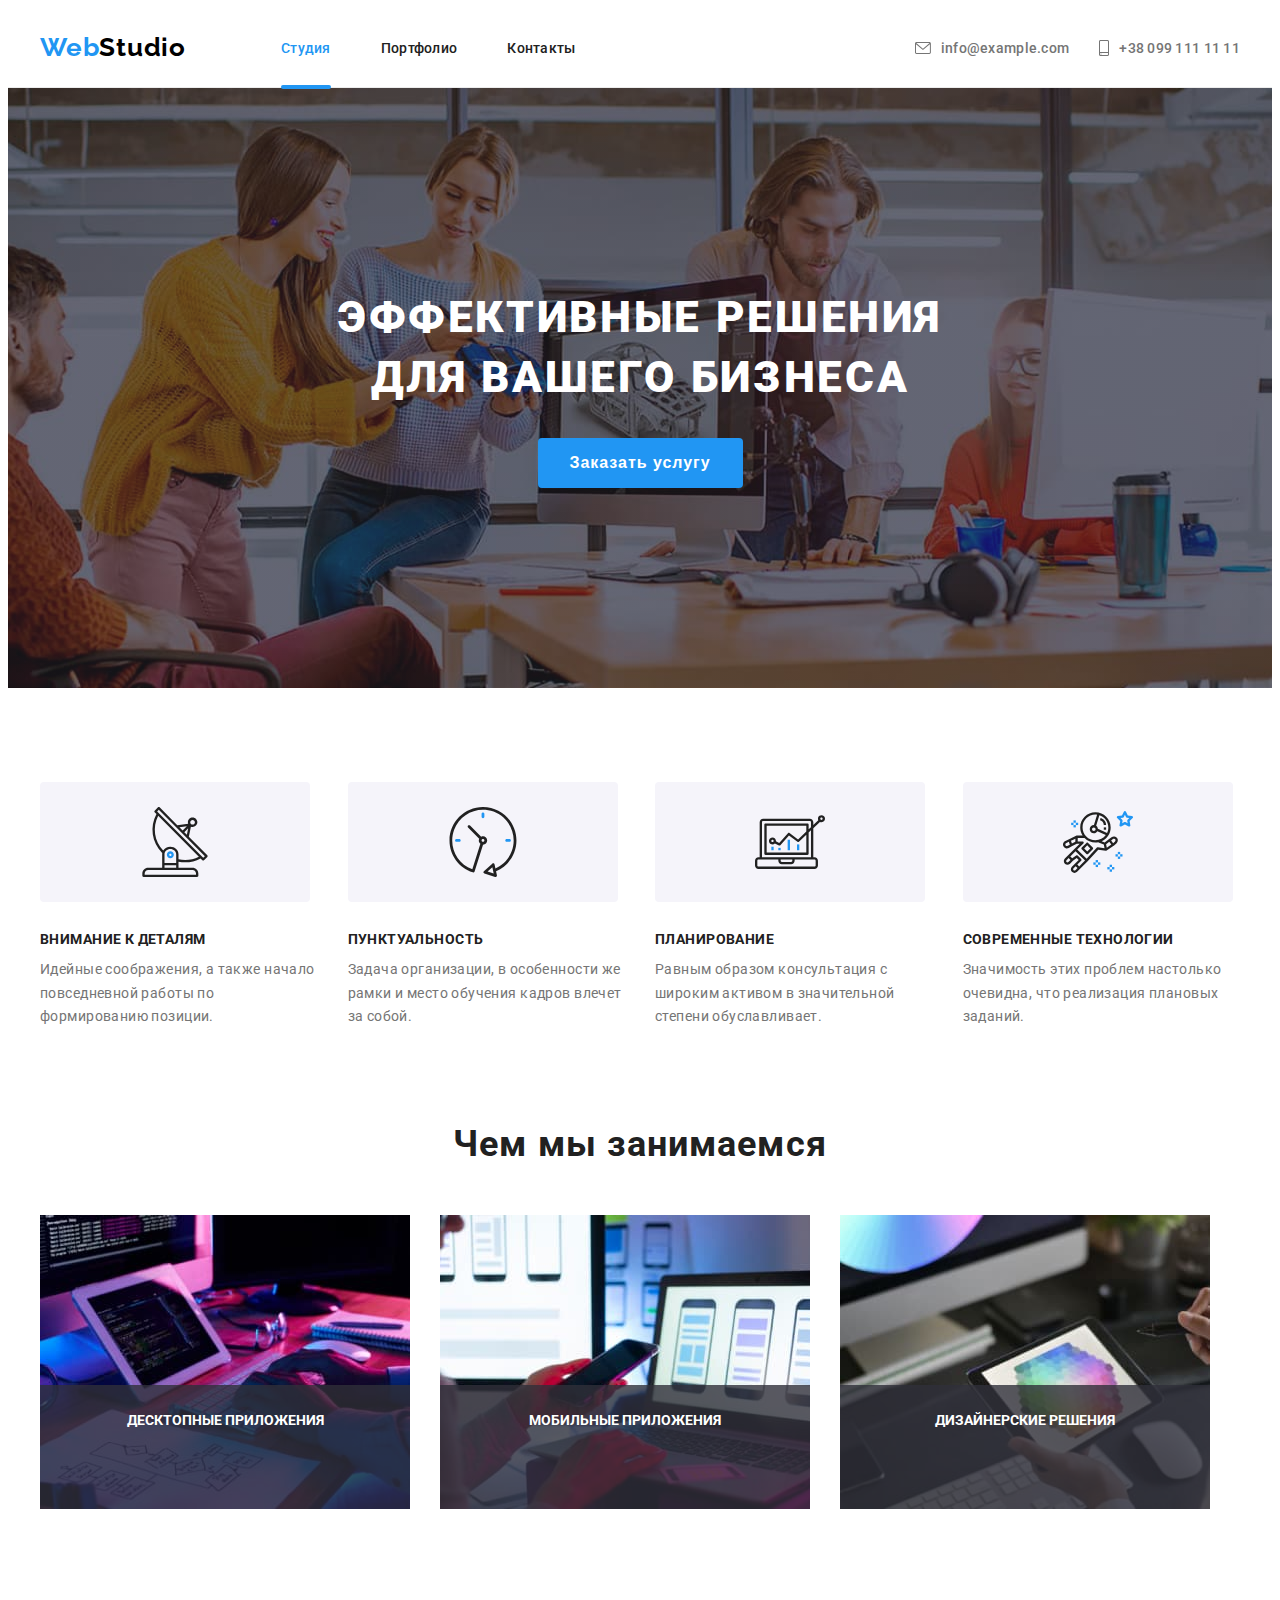
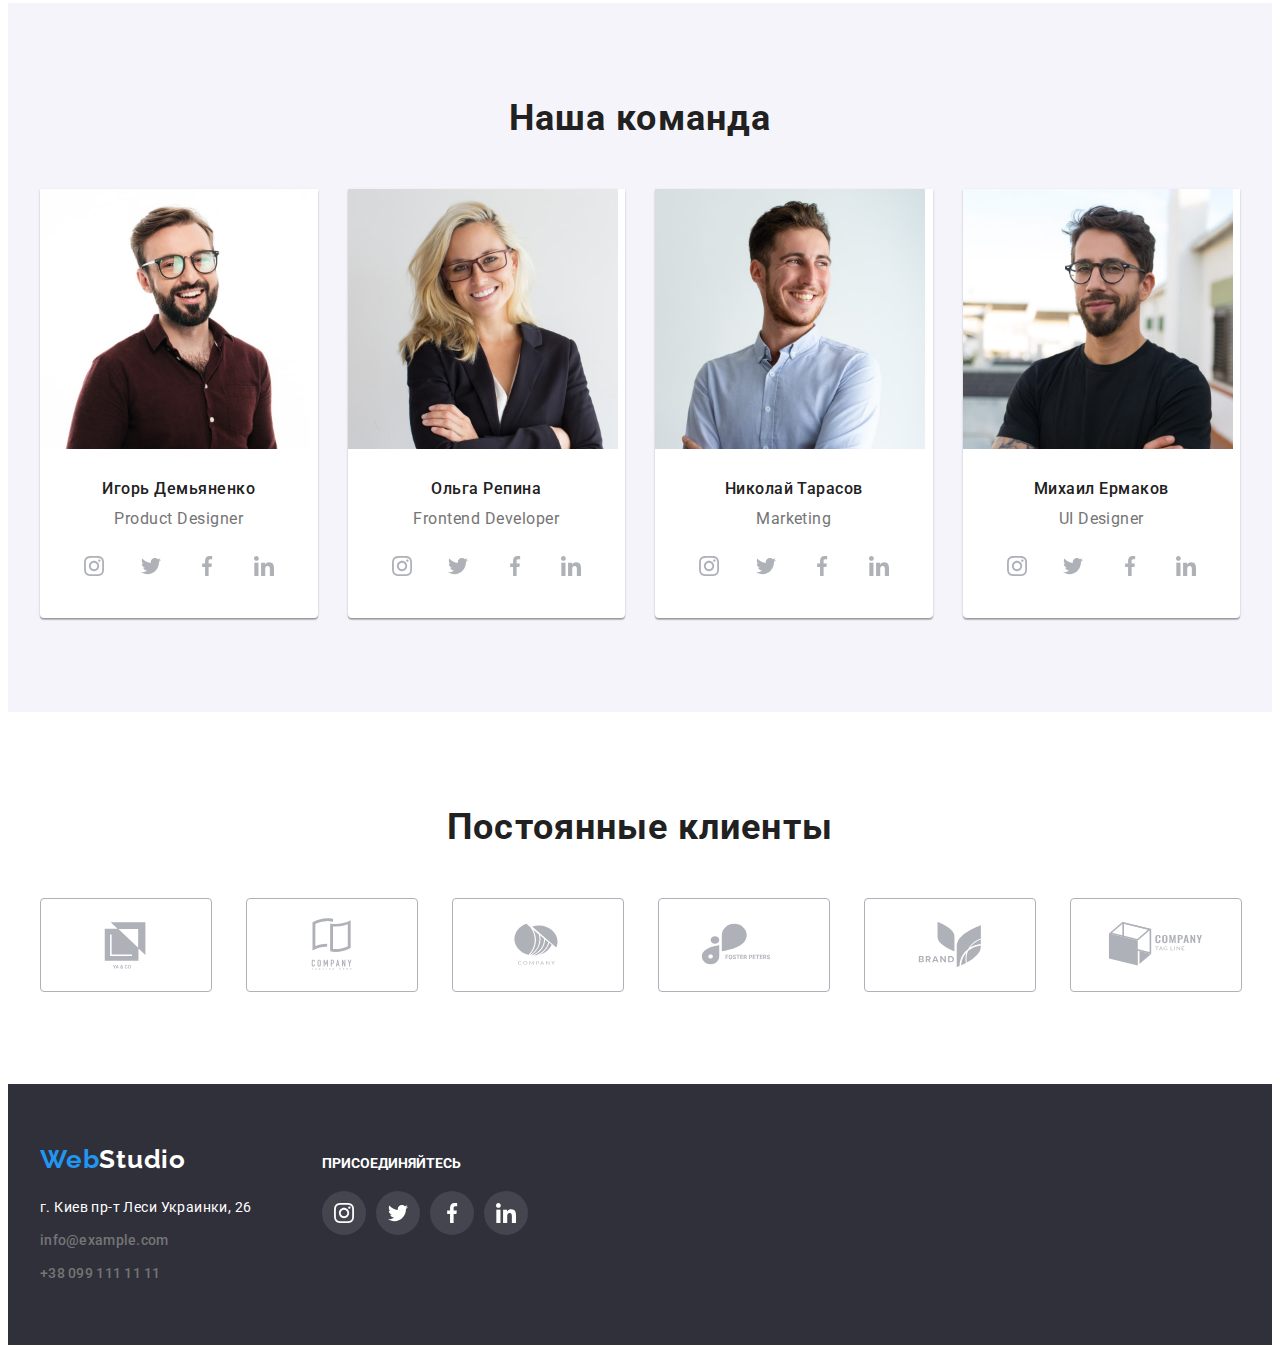
<file: index.html>
<!DOCTYPE html>
<html lang="ru">
  <head>
    <meta charset="UTF-8" />
    <meta http-equiv="X-UA-Compatible" content="IE=edge" />
    <meta name="viewport" content="width=device-width, initial-scale=1.0" />
    <title>WebStudio</title>
    <link rel="preconnect" href="https://fonts.gstatic.com" />
    <link
      href="https://fonts.googleapis.com/css2?family=Raleway:wght@700&family=Roboto:wght@400;500;700;900&display=swap"
      rel="stylesheet"
    />
    <link
      rel="stylesheet"
      href="https://cdnjs.cloudflare.com/ajax/libs/modern-normalize/1.1.0/modern-normalize.min.css"
      integrity="sha512-wpPYUAdjBVSE4KJnH1VR1HeZfpl1ub8YT/NKx4PuQ5NmX2tKuGu6U/JRp5y+Y8XG2tV+wKQpNHVUX03MfMFn9Q=="
      crossorigin="anonymous"
      referrerpolicy="no-referrer"
    />
    <link rel="stylesheet" href="./css/styles.css" />
  </head>
  <body>
    <!--Шапка-->
    <header class="header">
      <div class="container header-container">
        <a class="logo link" href="./index.html"
          ><span class="logo-web-top">Web</span><span class="logo-studio-top">Studio</span></a
        >
        <nav class="navigation">
          <ul class="menu list">
            <li class="menu-item">
              <a class="navigation-list link link-current" href="./index.html">Студия</a>
            </li>
            <li class="menu-item">
              <a class="navigation-list link" href="./portfolio.html">Портфолио</a>
            </li>
            <li class="menu-item"><a class="navigation-list link" href="">Контакты</a></li>
          </ul>
        </nav>
        <ul class="menu-contact list">
          <li>
            <a class="contact-link link" href="mailto:info@example.com"
              ><svg class="icon-mail" width="16" height="12">
                <use href="./images/sprite.svg#icon-envelope"></use></svg
              >info@example.com</a
            >
          </li>
          <li>
            <a class="tel-link link" href="tel:+380991111111"
              ><svg class="icon-tel" width="10" height="16">
                <use href="./images/sprite.svg#icon-smartphone"></use></svg
              >+38 099 111 11 11</a
            >
          </li>
        </ul>
      </div>
    </header>
    <main>
      <!--Секция hero-->
      <section class="hero section">
        <div class="container">
          <h1 class="hero-title">Эффективные решения для вашего бизнеса</h1>
          <button class="hero-btn" type="button" data-modal-open>Заказать услугу</button>
        </div>
      </section>
      <!--Секция особенности-->
      <section class="section">
        <div class="container">
          <h2 hidden>Особенности</h2>
          <ul class="feature-list list">
            <li class="feature-item">
              <div class="feature-icon">
                <svg width="70" height="76">
                  <use href="./images/sprite.svg#icon-antenna"></use>
                </svg>
              </div>
              <h3 class="feature-title">Внимание к деталям</h3>
              <p class="feature-text">
                Идейные соображения, а также начало повседневной работы по формированию позиции.
              </p>
            </li>
            <li class="feature-item">
              <div class="feature-icon">
                <svg width="70" height="76">
                  <use href="./images/sprite.svg#icon-clock"></use>
                </svg>
              </div>
              <h3 class="feature-title">Пунктуальность</h3>
              <p class="feature-text">
                Задача организации, в особенности же рамки и место обучения кадров влечет за собой.
              </p>
            </li>
            <li class="feature-item">
              <div class="feature-icon">
                <svg width="70" height="76">
                  <use href="./images/sprite.svg#icon-diagram"></use>
                </svg>
              </div>
              <h3 class="feature-title">Планирование</h3>
              <p class="feature-text">
                Равным образом консультация с широким активом в значительной степени обуславливает.
              </p>
            </li>
            <li class="feature-item">
              <div class="feature-icon">
                <svg width="70" height="76">
                  <use href="./images/sprite.svg#icon-astronaut"></use>
                </svg>
              </div>
              <h3 class="feature-title">Современные технологии</h3>
              <p class="feature-text">
                Значимость этих проблем настолько очевидна, что реализация плановых заданий.
              </p>
            </li>
          </ul>
        </div>
      </section>
      <!--Секция работ-->
      <section class="section work">
        <div class="container">
          <h2 class="title-work">Чем мы занимаемся</h2>
          <ul class="list-work list">
            <div class="thumb-works">
            <li class="item-work">
              <img
                src="./images/what-are-we-doing/box_01.jpg"
                alt="разработчик пишет код"
                width="370"
                height="294"
              />
              <p class="label">Десктопные приложения</p>
            </li>
            </div>
            <div class="thumb-works">
            <li class="item-work">
              <img
                src="./images/what-are-we-doing/box_02.jpg"
                alt="разработчик создает мобильное приложение"
                width="370"
                height="294"
              />
              <p class="label">Мобильные приложения</p>
            </li>
            </div>
            <div class="thumb-works">
            <li class="item-work">
              <img
                src="./images/what-are-we-doing/box_03.jpg"
                alt="дизайнер работает над проектом"
                width="370"
                height="294"
              />
              <p class="label">Дизайнерские решения</p>
            </li>
            </div>
          </ul>
        </div>
      </section>
      <!--Команда-->
      <section class="team section">
        <div class="container">
          <h2 class="title-team">Наша команда</h2>
          <ul class="list list-team">
            <li class="item-team">
              <img
                src="./images/our-team/img1.jpg"
                alt="участник команды Игорь Демьяненко"
                width="270"
                height="260"
              />
              <div class="team-content">
                <h3 class="member-team">Игорь Демьяненко</h3>
                <p class="position" lang="en">Product Designer</p>
                <ul class="list social-list">
                  <li class="social-list-item">
                    <a class="social-list-link" href="">
                      <svg width="20" height="20">
                        <use href="./images/sprite.svg#icon-instagram"></use>
                      </svg>
                    </a>
                  </li>
                  <li class="social-list-item">
                    <a class="social-list-link" href="">
                      <svg width="20" height="20">
                        <use href="./images/sprite.svg#icon-twitter"></use>
                      </svg>
                    </a>
                  </li>
                  <li class="social-list-item">
                    <a class="social-list-link" href="">
                      <svg width="20" height="20">
                        <use href="./images/sprite.svg#icon-facebook"></use>
                      </svg>
                    </a>
                  </li>
                  <li class="social-list-item">
                    <a class="social-list-link" href="">
                      <svg width="20" height="20">
                        <use href="./images/sprite.svg#icon-linkedin"></use>
                      </svg>
                    </a>
                  </li>
                </ul>
              </div>
            </li>
            <li class="item-team">
              <img
                src="./images/our-team/img2.jpg"
                alt="участник команды Ольга Репина"
                width="270"
                height="260"
              />
              <div class="team-content">
                <h3 class="member-team">Ольга Репина</h3>
                <p class="position" lang="en">Frontend Developer</p>
                <ul class="list social-list">
                  <li class="social-list-item">
                    <a class="social-list-link" href="">
                      <svg class="social-list-icon" width="20" height="20">
                        <use href="./images/sprite.svg#icon-instagram"></use>
                      </svg>
                    </a>
                  </li>
                  <li class="social-list-item">
                    <a class="social-list-link" href="">
                      <svg class="social-list-icon" width="20" height="20">
                        <use href="./images/sprite.svg#icon-twitter"></use>
                      </svg>
                    </a>
                  </li>
                  <li class="social-list-item">
                    <a class="social-list-link" href="">
                      <svg class="social-list-icon" width="20" height="20">
                        <use href="./images/sprite.svg#icon-facebook"></use>
                      </svg>
                    </a>
                  </li>
                  <li class="social-list-item">
                    <a class="social-list-link" href="">
                      <svg class="social-list-icon" width="20" height="20">
                        <use href="./images/sprite.svg#icon-linkedin"></use>
                      </svg>
                    </a>
                  </li>
                </ul>
              </div>
            </li>
            <li class="item-team">
              <img
                src="./images/our-team/img3.jpg"
                alt="участник команды Николай Тарасов"
                width="270"
                height="260"
              />
              <div class="team-content">
                <h3 class="member-team">Николай Тарасов</h3>
                <p class="position" lang="en">Marketing</p>
                <ul class="list social-list">
                  <li class="social-list-item">
                    <a class="social-list-link" href="">
                      <svg class="social-list-icon" width="20" height="20">
                        <use href="./images/sprite.svg#icon-instagram"></use>
                      </svg>
                    </a>
                  </li>
                  <li class="social-list-item">
                    <a class="social-list-link" href="">
                      <svg class="social-list-icon" width="20" height="20">
                        <use href="./images/sprite.svg#icon-twitter"></use>
                      </svg>
                    </a>
                  </li>
                  <li class="social-list-item">
                    <a class="social-list-link" href="">
                      <svg class="social-list-icon" width="20" height="20">
                        <use href="./images/sprite.svg#icon-facebook"></use>
                      </svg>
                    </a>
                  </li>
                  <li class="social-list-item">
                    <a class="social-list-link" href="">
                      <svg class="social-list-icon" width="20" height="20">
                        <use href="./images/sprite.svg#icon-linkedin"></use>
                      </svg>
                    </a>
                  </li>
                </ul>
              </div>
            </li>
            <li class="item-team">
              <img
                src="./images/our-team/img4.jpg"
                alt="участник команды Михаил Ермаков"
                width="270"
                height="260"
              />
              <div class="team-content">
                <h3 class="member-team">Михаил Ермаков</h3>
                <p class="position" lang="en">UI Designer</p>
                <ul class="list social-list">
                  <li class="social-list-item">
                    <a class="social-list-link" href="">
                      <svg class="social-list-icon" width="20" height="20">
                        <use href="./images/sprite.svg#icon-instagram"></use>
                      </svg>
                    </a>
                  </li>
                  <li class="social-list-item">
                    <a class="social-list-link" href="">
                      <svg class="social-list-icon" width="20" height="20">
                        <use href="./images/sprite.svg#icon-twitter"></use>
                      </svg>
                    </a>
                  </li>
                  <li class="social-list-item">
                    <a class="social-list-link" href="">
                      <svg class="social-list-icon" width="20" height="20">
                        <use href="./images/sprite.svg#icon-facebook"></use>
                      </svg>
                    </a>
                  </li>
                  <li class="social-list-item">
                    <a class="social-list-link" href="">
                      <svg class="social-list-icon" width="20" height="20">
                        <use href="./images/sprite.svg#icon-linkedin"></use>
                      </svg>
                    </a>
                  </li>
                </ul>
              </div>
            </li>
          </ul>
        </div>
      </section>
      <!-- Постоянные клиенты -->
      <section class="clients section">
        <div class="container">
          <h2 class="clients-title">Постоянные клиенты</h2>
          <ul class="clients-icon list">
            <li class="client-item">
              <a class="company-logo" href="">
                <svg width="106" height="60">
                  <use href="./images/sprite.svg#icon-logo-one"></use></svg
              ></a>
            </li>
            <li class="client-item">
              <a class="company-logo" href="">
                <svg width="106" height="60">
                  <use href="./images/sprite.svg#icon-logo-two"></use></svg
              ></a>
            </li>
            <li class="client-item">
              <a class="company-logo" href="">
                <svg width="106" height="60">
                  <use href="./images/sprite.svg#icon-logo-three"></use></svg
              ></a>
            </li>
            <li class="client-item">
              <a class="company-logo" href="">
                <svg width="106" height="60">
                  <use href="./images/sprite.svg#icon-logo-four"></use></svg
              ></a>
            </li>
            <li class="client-item">
              <a class="company-logo" href="">
                <svg width="106" height="60">
                  <use href="./images/sprite.svg#icon-logo-five"></use></svg
              ></a>
            </li>
            <li class="client-item">
              <a class="company-logo" href="">
                <svg width="106" height="60">
                  <use href="./images/sprite.svg#icon-logo-six"></use></svg
              ></a>
            </li>
          </ul>
        </div>
      </section>
    </main>
    <!--Подвал-->
    <footer class="footer">
      <div class="container for-div">
        <div class="fotter-left-side">
          <a class="foot-logo link" href="./index.html"
            ><span class="logo-web-bottom">Web</span
            ><span class="logo-studio-bottom">Studio</span></a
          >
          <address>
            <ul class="list list-address">
              <li>
                <a
                  class="address-footer link contact-link-footer"
                  href="https://goo.gl/maps/VehiQPYoq2pPzgCAA"
                  target="_blank"
                  rel="noopener noreferrer"
                  >г. Киев пр-т Леси Украинки, 26</a
                >
              </li>
              <li class="link-footer">
                <a class="link contact-link-footer" href="mailto:info@example.com"
                  >info@example.com</a
                >
              </li>
              <li class="link-footer">
                <a class="link contact-link-footer" href="tel:+380991111111">+38 099 111 11 11</a>
              </li>
            </ul>
          </address>
        </div>
        <div class="fotter-right-side">
          <h3 class="social-foot-title">присоединяйтесь</h2>
          <ul class="list footer-social-list">
            <li class="soc-menu-item">
              <a class="foot-soc-icon" href="">
                <svg width="20" height="20">
                  <use href="./images/sprite.svg#icon-instagram"></use>
                </svg>
              </a>
            </li>
            <li class="soc-menu-item">
              <a class="foot-soc-icon" href="">
                <svg width="20" height="20">
                  <use href="./images/sprite.svg#icon-twitter"></use>
                </svg>
              </a>
            </li>
            <li class="soc-menu-item">
              <a class="foot-soc-icon" href="">
                <svg width="20" height="20">
                  <use href="./images/sprite.svg#icon-facebook"></use>
                </svg>
              </a>
            </li>
            <li class="soc-menu-item">
              <a class="foot-soc-icon" href="">
                <svg width="20" height="20">
                  <use href="./images/sprite.svg#icon-linkedin"></use>
                </svg>
              </a>
            </li>
          </ul>
        </div>
      </div>
    </footer>
    <div class="backdrop is-hidden" data-modal>
      <div class="modal">
      <button type="button" class="close-btn" data-modal-close><svg width="18" height="18">
                  <use href="./images/sprite.svg#icon-close"></use>
                </svg></button>
              </div>
    </div>
    <script src="./js/modal.js"></script>
  </body>
</html>
</file>
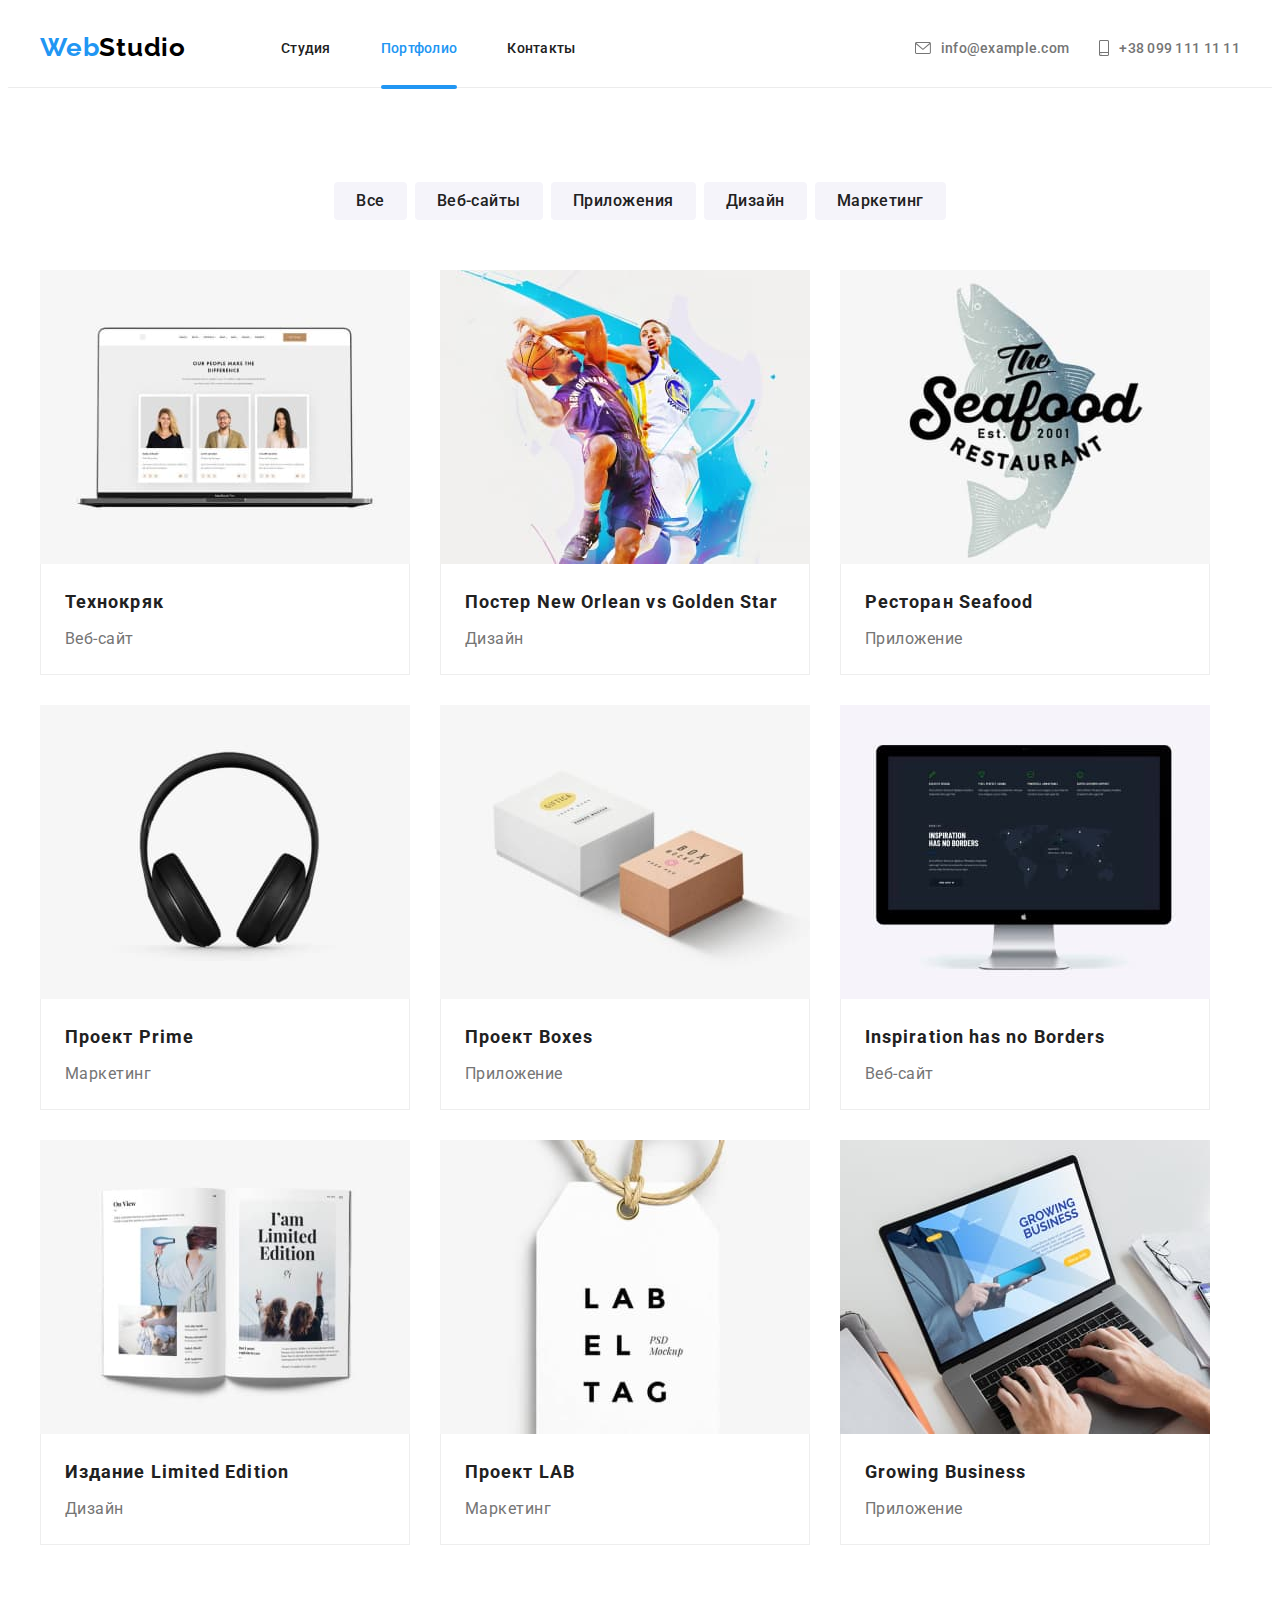
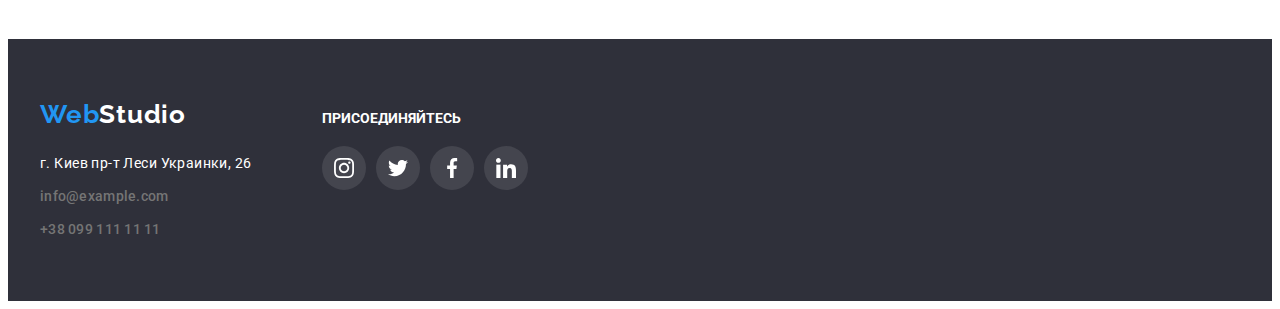
<file: portfolio.html>
<!DOCTYPE html>
<html lang="ru">
  <head>
    <meta charset="UTF-8" />
    <meta http-equiv="X-UA-Compatible" content="IE=edge" />
    <meta name="viewport" content="width=device-width, initial-scale=1.0" />
    <title>Портфолио</title>
    <link rel="preconnect" href="https://fonts.gstatic.com" />
    <link
      href="https://fonts.googleapis.com/css2?family=Raleway:wght@700&family=Roboto:wght@400;500;700;900&display=swap"
      rel="stylesheet"
    />
    <link
      rel="stylesheet"
      href="https://cdnjs.cloudflare.com/ajax/libs/modern-normalize/1.1.0/modern-normalize.min.css"
      integrity="sha512-wpPYUAdjBVSE4KJnH1VR1HeZfpl1ub8YT/NKx4PuQ5NmX2tKuGu6U/JRp5y+Y8XG2tV+wKQpNHVUX03MfMFn9Q=="
      crossorigin="anonymous"
      referrerpolicy="no-referrer"
    />
    <link rel="stylesheet" href="./css/styles.css" />
  </head>
  <body>
    <!--Шапка-->

    <header class="header">
      <div class="container header-container">
        <a class="logo link" href="./index.html"
          ><span class="logo-web-top">Web</span><span class="logo-studio-top">Studio</span></a
        >
        <nav class="navigation">
          <ul class="menu list">
            <li class="menu-item">
              <a class="navigation-list link" href="./index.html">Студия</a>
            </li>
            <li class="menu-item">
              <a class="navigation-list link link-current" href="./portfolio.html">Портфолио</a>
            </li>
            <li class="menu-item"><a class="navigation-list link" href="">Контакты</a></li>
          </ul>
        </nav>
        <ul class="menu-contact list">
          <li>
            <a class="contact-link link" href="mailto:info@example.com"
              ><svg class="icon-mail" width="16" height="12">
                <use href="./images/sprite.svg#icon-envelope"></use></svg
              >info@example.com</a
            >
          </li>
          <li>
            <a class="tel-link link" href="tel:+380991111111"
              ><svg class="icon-tel" width="10" height="16">
                <use href="./images/sprite.svg#icon-smartphone"></use></svg
              >+38 099 111 11 11</a
            >
          </li>
        </ul>
      </div>
    </header>

    <main>
      <!--Портфолио-->
      <section class="section">
        <div class="container">
          <h1 hidden>projects</h1>
          <ul class="list menu-filter">
            <li class="item-filter"><button class="filt-btn" type="button">Все</button></li>
            <li class="item-filter"><button class="filt-btn" type="button">Веб-сайты</button></li>
            <li class="item-filter">
              <button class="filt-btn" type="button">Приложения</button>
            </li>
            <li class="item-filter"><button class="filt-btn" type="button">Дизайн</button></li>
            <li class="item-filter"><button class="filt-btn" type="button">Маркетинг</button></li>
          </ul>
          <ul class="list list-card">
            <li class="item-card">
              <a class="item-card-wrapper link" href="">
                <div class="img-overlay-wrapper">
                <img src="./images/portfolio/img1.jpg" alt="Технокряк" width="370" height="294" />
                <p class="overlay">Технокряк это современная площадка распространения коронавируса. Компании используют эту платформу для цифрового шпионажа и атак на защищённые сервера конкурентов.</p>
                </div>
                <div class="card-content">
                  <h2 class="card-name">Технокряк</h2>
                  <p class="type-of-card">Веб-сайт</p>
                </div></a
              >
            </li>
            <li class="item-card">
              <a class="item-card-wrapper link" href="">
                <div class="img-overlay-wrapper">
                <img
                  src="./images/portfolio/img2.jpg"
                  alt="Постер New Orlean vs Golden Star"
                  width="370"
                  height="294"
                />
                  <p class="overlay">Технокряк это современная площадка распространения коронавируса. Компании используют эту платформу для цифрового шпионажа и атак на защищённые сервера конкурентов.</p>
                </div>
                <div class="card-content">
                  <h2 class="card-name">Постер New Orlean vs Golden Star</h2>
                  <p class="type-of-card">Дизайн</p>
                </div></a
              >
            </li>
            <li class="item-card">
              <a class="item-card-wrapper link" href="">
                <div class="img-overlay-wrapper">
                <img
                  src="./images/portfolio/img3.jpg"
                  alt="Ресторан Seafood"
                  width="370"
                  height="294"
                />
                 <p class="overlay">Технокряк это современная площадка распространения коронавируса. Компании используют эту платформу для цифрового шпионажа и атак на защищённые сервера конкурентов.</p>
                </div>
                <div class="card-content">
                  <h2 class="card-name">Ресторан Seafood</h2>
                  <p class="type-of-card">Приложение</p>
                </div></a
              >
            </li>
            <li class="item-card">
              <a class="item-card-wrapper link" href="">
                <div class="img-overlay-wrapper">
                <img
                  src="./images/portfolio/img4.jpg"
                  alt="Проект Prime"
                  width="370"
                  height="294"
                />
                 <p class="overlay">Технокряк это современная площадка распространения коронавируса. Компании используют эту платформу для цифрового шпионажа и атак на защищённые сервера конкурентов.</p>

                </div>
                <div class="card-content">
                  <h2 class="card-name">Проект Prime</h2>
                  <p class="type-of-card">Маркетинг</p>
                </div></a
              >
            </li>
            <li class="item-card">
              <a class="item-card-wrapper link" href="">
                <div class="img-overlay-wrapper">
                <img
                  src="./images/portfolio/img5.jpg"
                  alt="Проект Boxes"
                  width="370"
                  height="294"
                />
                  <p class="overlay">Технокряк это современная площадка распространения коронавируса. Компании используют эту платформу для цифрового шпионажа и атак на защищённые сервера конкурентов.</p>
                </div>
                <div class="card-content">
                  <h2 class="card-name">Проект Boxes</h2>
                  <p class="type-of-card">Приложение</p>
                </div></a
              >
            </li>
            <li class="item-card">
              <a class="item-card-wrapper link" href="">
                <div class="img-overlay-wrapper">
                <img
                  src="./images/portfolio/img6.jpg"
                  alt="Inspiration has no Borders"
                  width="370"
                  height="294"
                />
                  <p class="overlay">Технокряк это современная площадка распространения коронавируса. Компании используют эту платформу для цифрового шпионажа и атак на защищённые сервера конкурентов.</p>
                </div>
                <div class="card-content">
                  <h2 class="card-name">Inspiration has no Borders</h2>
                  <p class="type-of-card">Веб-сайт</p>
                </div></a
              >
            </li>
            <li class="item-card">
              <a class="item-card-wrapper link" href="">
                <div class="img-overlay-wrapper">
                <img
                  src="./images/portfolio/img7.jpg"
                  alt="Издание Limited Edition"
                  width="370"
                  height="294"
                />
                <p class="overlay">Технокряк это современная площадка распространения коронавируса. Компании используют эту платформу для цифрового шпионажа и атак на защищённые сервера конкурентов.</p>
                </div>
                <div class="card-content">
                  <h2 class="card-name">Издание Limited Edition</h2>
                  <p class="type-of-card">Дизайн</p>
                </div></a
              >
            </li>
            <li class="item-card">
              <a class="item-card-wrapper link" href="">
                <div class="img-overlay-wrapper">
                <img src="./images/portfolio/img8.jpg" alt="Проект LAB" width="370" height="294" />
                <p class="overlay">Технокряк это современная площадка распространения коронавируса. Компании используют эту платформу для цифрового шпионажа и атак на защищённые сервера конкурентов.</p>
               </div>
                <div class="card-content">
                  <h2 class="card-name">Проект LAB</h2>
                  <p class="type-of-card">Маркетинг</p>
                </div></a
              >
            </li>
            <li class="item-card">
              <a class="item-card-wrapper link" href="">
                <div class="img-overlay-wrapper">
                <img
                  src="./images/portfolio/img9.jpg"
                  alt="Growing Business"
                  width="370"
                  height="294"
                />
                  <p class="overlay">Технокряк это современная площадка распространения коронавируса. Компании используют эту платформу для цифрового шпионажа и атак на защищённые сервера конкурентов.</p>
                </div>
                <div class="card-content">
                  <h2 class="card-name">Growing Business</h2>
                  <p class="type-of-card">Приложение</p>
                </div></a
              >
            </li>
          </ul>
        </div>
      </section>
    </main>
    <!--Подвал-->
    <footer class="footer">
      <div class="container for-div">
        <div class="fotter-left-side">
          <a class="foot-logo link" href="./index.html"
            ><span class="logo-web-bottom">Web</span
            ><span class="logo-studio-bottom">Studio</span></a
          >
          <address>
            <ul class="list list-address">
              <li>
                <a
                  class="address-footer link contact-link-footer"
                  href="https://goo.gl/maps/VehiQPYoq2pPzgCAA"
                  target="_blank"
                  rel="noopener noreferrer"
                  >г. Киев пр-т Леси Украинки, 26</a
                >
              </li>
              <li class="link-footer">
                <a class="link contact-link-footer" href="mailto:info@example.com"
                  >info@example.com</a
                >
              </li>
              <li class="link-footer">
                <a class="link contact-link-footer" href="tel:+380991111111">+38 099 111 11 11</a>
              </li>
            </ul>
          </address>
        </div>
        <div class="fotter-right-side">
          <h3 class="social-foot-title">присоединяйтесь</h2>
          <ul class="list footer-social-list">
            <li class="soc-menu-item">
              <a class="foot-soc-icon" href="">
                <svg class="" width="20" height="20">
                  <use href="./images/sprite.svg#icon-instagram"></use>
                </svg>
              </a>
            </li>
            <li class="soc-menu-item">
              <a class="foot-soc-icon" href="">
                <svg class="footer-soc-link" width="20" height="20">
                  <use href="./images/sprite.svg#icon-twitter"></use>
                </svg>
              </a>
            </li>
            <li class="soc-menu-item">
              <a class="foot-soc-icon" href="">
                <svg class="footer-soc-link" width="20" height="20">
                  <use href="./images/sprite.svg#icon-facebook"></use>
                </svg>
              </a>
            </li>
            <li class="soc-menu-item">
              <a class="foot-soc-icon" href="">
                <svg class="footer-soc-link" width="20" height="20">
                  <use href="./images/sprite.svg#icon-linkedin"></use>
                </svg>
              </a>
            </li>
          </ul>
        </div>
      </div>
    </footer>
  </body>
</html>
</file>
<file: css/styles.css>
:root {
  --main-font: 'Roboto', sans-serif;
  --secondary-font: 'Raleway', sans-serif;
  --accent-color: #2196f3;
  --main-color: #212121;
  --second-color: #757575;
  --card-set-gap: 30px;
}
h1,
h2,
h3,
h4,
h5,
h6,
p {
  margin-top: 0;
  margin-bottom: 0;
}

ul,
ol {
  margin-top: 0;
  margin-bottom: 0;
  padding-left: 0;
}

img {
  display: block;
}

.list {
  list-style: none;
}

.link {
  text-decoration: none;
}

body {
  font-family: var(--main-font);
  font-weight: 400;
}

.container {
  width: 1200px;
  margin: 0 auto;
  padding-left: 15px;
  padding-right: 15px;
}

.section {
  padding-top: 94px;
  padding-bottom: 94px;
}

/* -------------- HEDER -------------- */

.header {
  padding-top: 24px;
  padding-bottom: 24px;
  border-bottom: 1px solid #ececec;
}

.header-container {
  display: flex;
  align-items: center;
}

.menu {
  display: flex;
  align-items: center;
}

.menu-contact {
  display: flex;
  margin-left: auto;
}

.logo {
  margin-right: 95px;
}

.logo-web-top,
.logo-web-bottom,
.logo-studio-top,
.logo-studio-bottom {
  font-family: var(--secondary-font);
  font-weight: 700;
  font-size: 26px;
  line-height: 1.2;
  letter-spacing: 0.03em;
}

.logo-web-top,
.logo-web-bottom {
  color: var(--accent-color);
}

.logo-studio-top {
  color: #000000;
}

.logo-studio-bottom {
  color: #ffffff;
}

.navigation-list {
  color: var(--main-color);
  font-weight: 500;
  font-size: 14px;
  line-height: 1.14;
  letter-spacing: 0.02em;
  transition-property: color;
  transition-duration: 250ms;
  transition-timing-function: cubic-bezier(0.4, 0, 0.2, 1);
  transition-delay: 0;
}

.link-current {
  color: var(--accent-color);
}
.link-current::after {
  display: block;
  content: '';
  width: 100%;
  height: 4px;
  background-color: #2196f3;
  border-radius: 2px;
  position: absolute;
  bottom: -32px;
}
.navigation-list:hover,
.navigation-list:focus {
  color: var(--accent-color);
}

.menu-item:not(:last-child) {
  margin-right: 50px;
  position: relative;
}

.contact-link,
.tel-link,
.contact-link-footer {
  color: var(--second-color);
  font-weight: 500;
  font-size: 14px;
  line-height: 16px;
  letter-spacing: 0.02em;
  transition-property: color;
  transition-duration: 250ms;
  transition-timing-function: cubic-bezier(0.4, 0, 0.2, 1);
  transition-delay: 0;
}

.contact-link {
  display: flex;
  align-items: center;
  margin-right: 30px;
  transition-property: color;
  transition-duration: 250ms;
  transition-timing-function: cubic-bezier(0.4, 0, 0.2, 1);
  transition-delay: 0;
}

.contact-link:hover,
.contact-link:focus,
.tel-link:hover,
.tel-link:focus {
  color: var(--accent-color);
}

.icon-mail {
  margin-left: auto;
  margin-right: 10px;
  fill: currentColor;
}
.tel-link {
  display: flex;
  align-items: center;
  transition-property: color;
  transition-duration: 250ms;
  transition-timing-function: cubic-bezier(0.4, 0, 0.2, 1);
  transition-delay: 0;
}
.icon-tel {
  margin-left: auto;
  margin-right: 10px;
  fill: currentColor;
}
/* -------------- END HEDER -----------*/

/* --------------HERO ---------------- */

.hero {
  background-color: #2f303a;
  text-align: center;
  padding-top: 200px;
  padding-bottom: 200px;
  background-image: linear-gradient(to right, rgba(47, 48, 58, 0.4), rgba(47, 48, 58, 0.4)),
    url(../images/background/bg-hero.jpg);
  background-repeat: no-repeat;
  background-position: center;
  background-size: auto auto;
}

.hero-title {
  font-weight: 900;
  font-size: 44px;
  line-height: 1.36;
  letter-spacing: 0.06em;
  color: #ffffff;
  text-transform: uppercase;
  max-width: 696px;
  margin-bottom: 30px;
  margin-left: auto;
  margin-right: auto;
}

.hero-btn {
  background-color: var(--accent-color);
  padding: 10px 32px;
  font-weight: 700;
  font-size: 16px;
  line-height: 1.88;
  letter-spacing: 0.06em;
  color: #ffffff;
  cursor: pointer;
  border: none;
  border-radius: 4px;
  transition-property: color, background-color;
  transition-duration: 1s;
  transition-timing-function: cubic-bezier(0.4, 0, 0.2, 1);
  transition-delay: 0;
}

.hero-btn:focus,
.hero-btn:hover {
  background-color: #188ce8;
  color: #ffffff;
}

/* --------------END HERO ------------ */

/* ----------FEATURE----------------- */

.feature-title {
  font-weight: 700;
  font-size: 14px;
  line-height: 1.14;
  letter-spacing: 0.03em;
  color: var(--main-color);
  text-transform: uppercase;
  margin-bottom: 10px;
}

.feature-text {
  font-size: 14px;
  line-height: 1.7;
  letter-spacing: 0.03em;
  color: var(--second-color);
}

.feature-list {
  display: flex;
  flex-wrap: wrap;
  margin-left: calc(-1 * var(--card-set-gap));
  margin-top: calc(-1 * var(--card-set-gap));
}

.feature-item {
  flex-basis: calc(100% / 4 - var(--card-set-gap));
  margin-left: var(--card-set-gap);
  margin-top: var(--card-set-gap);
}
.feature-icon {
  display: flex;
  justify-content: center;
  align-items: center;
  margin-bottom: 30px;
  height: 120px;
  width: 270px;
  background-color: #f5f4fa;
  border-radius: 4px;
}

/* ----------END FEATURE------------- */

/* ----------OUR WORKS------------- */

.work {
  padding-top: 0;
}

.title-work {
  font-weight: 700;
  font-size: 36px;
  line-height: 1.17;
  letter-spacing: 0.03em;
  color: var(--main-color);
  margin-left: auto;
  margin-right: auto;
  margin-bottom: 50px;
  text-align: center;
}

.list-work {
  display: flex;
  flex-wrap: wrap;
  margin-left: calc(-1 * var(--card-set-gap));
  margin-top: calc(-1 * var(--card-set-gap));
}

.item-work {
  flex-basis: calc(100% / 3 - var(--card-set-gap));
  margin-left: var(--card-set-gap);
  margin-top: var(--card-set-gap);
}
.thumb-works {
  position: relative;
}
.item-work > .label {
  width: 370px;
  height: 70px;
  padding-top: 27px;
  padding-bottom: 27px;
  position: absolute;
  bottom: 0;
  font-weight: 700;
  font-size: 14px;
  text-align: center;
  letter-spacing: 1.14;
  text-transform: uppercase;
  color: #ffffff;
  background: rgba(47, 48, 58, 0.8);
}
/* ----------END OUR WORKS---------- */

/* ----------TEAM---------- */

.team {
  background-color: #f5f4fa;
}

.title-team {
  font-weight: 700;
  font-size: 36px;
  line-height: 1.17;
  letter-spacing: 0.03em;
  color: var(--main-color);
  margin-left: auto;
  margin-right: auto;
  margin-bottom: 50px;
  text-align: center;
}

.member-team {
  font-family: var(--main-font);
  font-weight: 500;
  font-size: 16px;
  line-height: 1.19;
  letter-spacing: 0.03em;
  color: var(--main-color);
}

.position {
  font-size: 16px;
  line-height: 1.19;
  letter-spacing: 0.03em;
  color: var(--second-color);
  margin-top: 10px;
}

.list-team {
  display: flex;
  flex-wrap: wrap;
  margin-left: calc(-1 * var(--card-set-gap));
  margin-top: calc(-1 * var(--card-set-gap));
  text-align: center;
}

.item-team {
  flex-basis: calc(100% / 4 - var(--card-set-gap));
  margin-left: var(--card-set-gap);
  margin-top: var(--card-set-gap);
  background-color: #ffffff;
  box-shadow: 0px 1px 3px rgba(0, 0, 0, 0.12), 0px 1px 1px rgba(0, 0, 0, 0.14),
    0px 2px 1px rgba(0, 0, 0, 0.2);
  border-radius: 0px 0px 4px 4px;
}
.team-content {
  padding-top: 30px;
  padding-bottom: 30px;
}
.social-list {
  display: flex;
  justify-content: space-between;
  margin-top: 16px;
  margin-left: 32px;
  margin-right: 32px;
}
.social-list-item {
  width: 44px;
  height: 44px;
  border-radius: 50%;
}
.social-list-link {
  display: flex;
  align-items: center;
  justify-content: center;
  height: 100%;
  width: 100%;
  border-radius: 50%;
  background-color: #ffffff;
  fill: #afb1b8;
  transition-property: background-color, fill;
  transition-duration: 250ms;
  transition-timing-function: cubic-bezier(0.4, 0, 0.2, 1);
  transition-delay: 0;
}
.social-list-link:hover,
.social-list-link:focus {
  background-color: var(--accent-color);
  fill: #ffffff;
}
/* ----------END TEAM------ */

/* ----------Постоянные клиенты----- */
.clients {
  background-color: #ffffff;
}
.clients-title {
  font-weight: 700;
  font-size: 36px;
  line-height: 1.17;
  letter-spacing: 0.03em;
  color: var(--main-color);
  margin-left: auto;
  margin-right: auto;
  text-align: center;
  margin-bottom: 50px;
}
.clients-icon {
  display: flex;
  justify-content: space-between;
}
.client-item {
  width: 170px;
  height: 92px;
}
.company-logo {
  display: flex;
  justify-content: center;
  align-items: center;
  width: 100%;
  height: 100%;
  border: 1px solid #afb1b8;
  border-radius: 4px;
  fill: #afb1b8;
  transition-property: fill, border-color;
  transition-duration: 250ms;
  transition-timing-function: cubic-bezier(0.4, 0, 0.2, 1);
  transition-delay: 0;
}
.company-logo:hover,
.company-logo:focus {
  fill: var(--accent-color);
  border-color: var(--accent-color);
}

/* ----------FOOTER--------- */

.footer {
  background-color: #2f303a;
  padding-top: 60px;
  padding-bottom: 60px;
}

.list-address {
  margin-top: 20px;
}

.address-footer {
  font-style: normal;
  font-size: 14px;
  font-weight: 400;
  line-height: 1.72;
  letter-spacing: 0.03em;
  color: #ffffff;
}
.contact-link-footer:hover,
.contact-link-footer:focus {
  color: var(--accent-color);
}

.link-footer {
  font-style: normal;
  font-size: 14px;
  line-height: 1.72;
  letter-spacing: 0.03em;
  color: rgba(255, 255, 255, 0.6);
  margin-top: 9px;
}
.for-div {
  display: flex;
  align-items: baseline;
}
.fotter-right-side {
  width: 206px;
  height: 80px;
  margin-left: 70px;
}
.social-foot-title {
  font-style: normal;
  font-weight: 700;
  font-size: 14px;
  line-height: 16px;
  letter-spacing: 1.14;
  text-transform: uppercase;
  color: #ffffff;
  margin-bottom: 20px;
}
.footer-social-list {
  display: flex;
  align-items: baseline;
  justify-content: space-between;
}
.soc-menu-item {
  width: 44px;
  height: 44px;
  border-radius: 50%;
}
.foot-soc-icon {
  display: flex;
  justify-content: center;
  align-items: center;
  width: 100%;
  height: 100%;
  border-radius: 50%;
  background-color: rgba(255, 255, 255, 0.1);
  fill: white;
  transition-property: background-color;
  transition-duration: 250ms;
  transition-timing-function: cubic-bezier(0.4, 0, 0.2, 1);
  transition-delay: 0;
}
.foot-soc-icon:hover,
.foot-soc-icon:focus {
  background-color: var(--accent-color);
}
/* ----------END FOOTER------ */

/* -----Modal windov---- */
.backdrop {
  position: fixed;
  top: 0;
  left: 0;
  width: 100vw;
  height: 100vh;
  background-color: rgba(0, 0, 0, 0.2);
  opacity: 1;
  visibility: visible;
  pointer-events: auto;
  transition: opacity 250ms cubic-bezier(0.4, 0, 0.2, 1),
    visibility 250ms cubic-bezier(0.4, 0, 0.2, 1);
}

.modal {
  position: absolute;
  left: 50%;
  top: 50%;
  width: 528px;
  height: 580px;
  background-color: #ffffff;
  transform: translate(-50%, -50%);
}
.close-btn {
  position: absolute;
  top: 8px;
  right: 8px;
  width: 30px;
  height: 30px;
  border-radius: 50%;
  border: 1px solid rgba(0, 0, 0, 0.1);
  background-color: transparent;
  cursor: pointer;
  padding: 0;
}

.is-hidden {
  opacity: 0;
  visibility: hidden;
  pointer-events: none;
}
/* ----------PORTFOLIO--------- */

.filt-btn:focus,
.filt-btn:hover {
  background-color: var(--accent-color);
  color: #ffffff;
  box-shadow: 0px 3px 1px rgba(0, 0, 0, 0.1), 0px 1px 2px rgba(0, 0, 0, 0.08),
    0px 2px 2px rgba(0, 0, 0, 0.12);
  border-radius: 4px;
}

.filt-btn {
  padding: 6px 22px;
  background-color: #f5f4fa;
  font-family: Roboto;
  font-style: normal;
  font-weight: 500;
  font-size: 16px;
  line-height: 1.62;
  text-align: center;
  letter-spacing: 0.03em;
  color: var(--main-color);
  cursor: pointer;
  border: none;
  border-radius: 4px;
  transition-property: background-color, color, box-shadow;
  transition-duration: 250ms;
  transition-timing-function: cubic-bezier(0.4, 0, 0.2, 1);
  transition-delay: 0;
}

.card-name {
  font-weight: 700;
  font-size: 18px;
  line-height: 2;
  letter-spacing: 0.06em;
  color: var(--main-color);
  margin-bottom: 4px;
}
.item-card-wrapper {
  display: block;
}
.img-overlay-wrapper {
  position: relative;
  overflow: hidden;
}
.overlay {
  position: absolute;
  top: 0;
  left: 0;
  width: 100%;
  height: 100%;
  overflow: auto;
  transform: translateY(100%);
  transition-property: transform;
  transition-duration: 250ms;
  transition-timing-function: cubic-bezier(0.4, 0, 0.2, 1);
  transition-delay: 0;
  font-size: 18px;
  line-height: 1.56;
  letter-spacing: 0.03em;
  color: #ffffff;
  background-color: rgba(33, 150, 243, 0.9);
  padding: 63px 24px;
}
.item-card-wrapper:hover .overlay,
.item-card-wrapper:focus .overlay {
  transform: translateY(0%);
}

.type-of-card {
  font-size: 16px;
  line-height: 1.88;
  letter-spacing: 0.03em;
  color: var(--second-color);
}

.menu-filter {
  display: flex;
  flex-wrap: wrap;
  margin-left: auto;
  margin-right: auto;
  margin-bottom: 50px;
  text-align: center;
  justify-content: center;
}

.item-filter:not(:last-child) {
  margin-right: 8px;
}

.list-card {
  display: flex;
  flex-wrap: wrap;
  margin-left: calc(-1 * var(--card-set-gap));
  margin-top: calc(-1 * var(--card-set-gap));
}

.item-card {
  flex-basis: calc(100% / 9 - var(--card-set-gap));
  margin-left: var(--card-set-gap);
  margin-top: var(--card-set-gap);
  transition-property: box-shadow;
  transition-duration: 250ms;
  transition-timing-function: cubic-bezier(0.4, 0, 0.2, 1);
  transition-delay: 0;
}
.item-card:hover,
.item-card:focus {
  box-shadow: 0px 1px 1px rgba(0, 0, 0, 0.12), 0px 4px 4px rgba(0, 0, 0, 0.06),
    1px 4px 6px rgba(0, 0, 0, 0.16);
}
.card-content {
  padding: 20px 24px;
  border: 1px solid #eeeeee;
  border-top: none;
}

/* ----------END PORTFOLIO----- */
</file>
